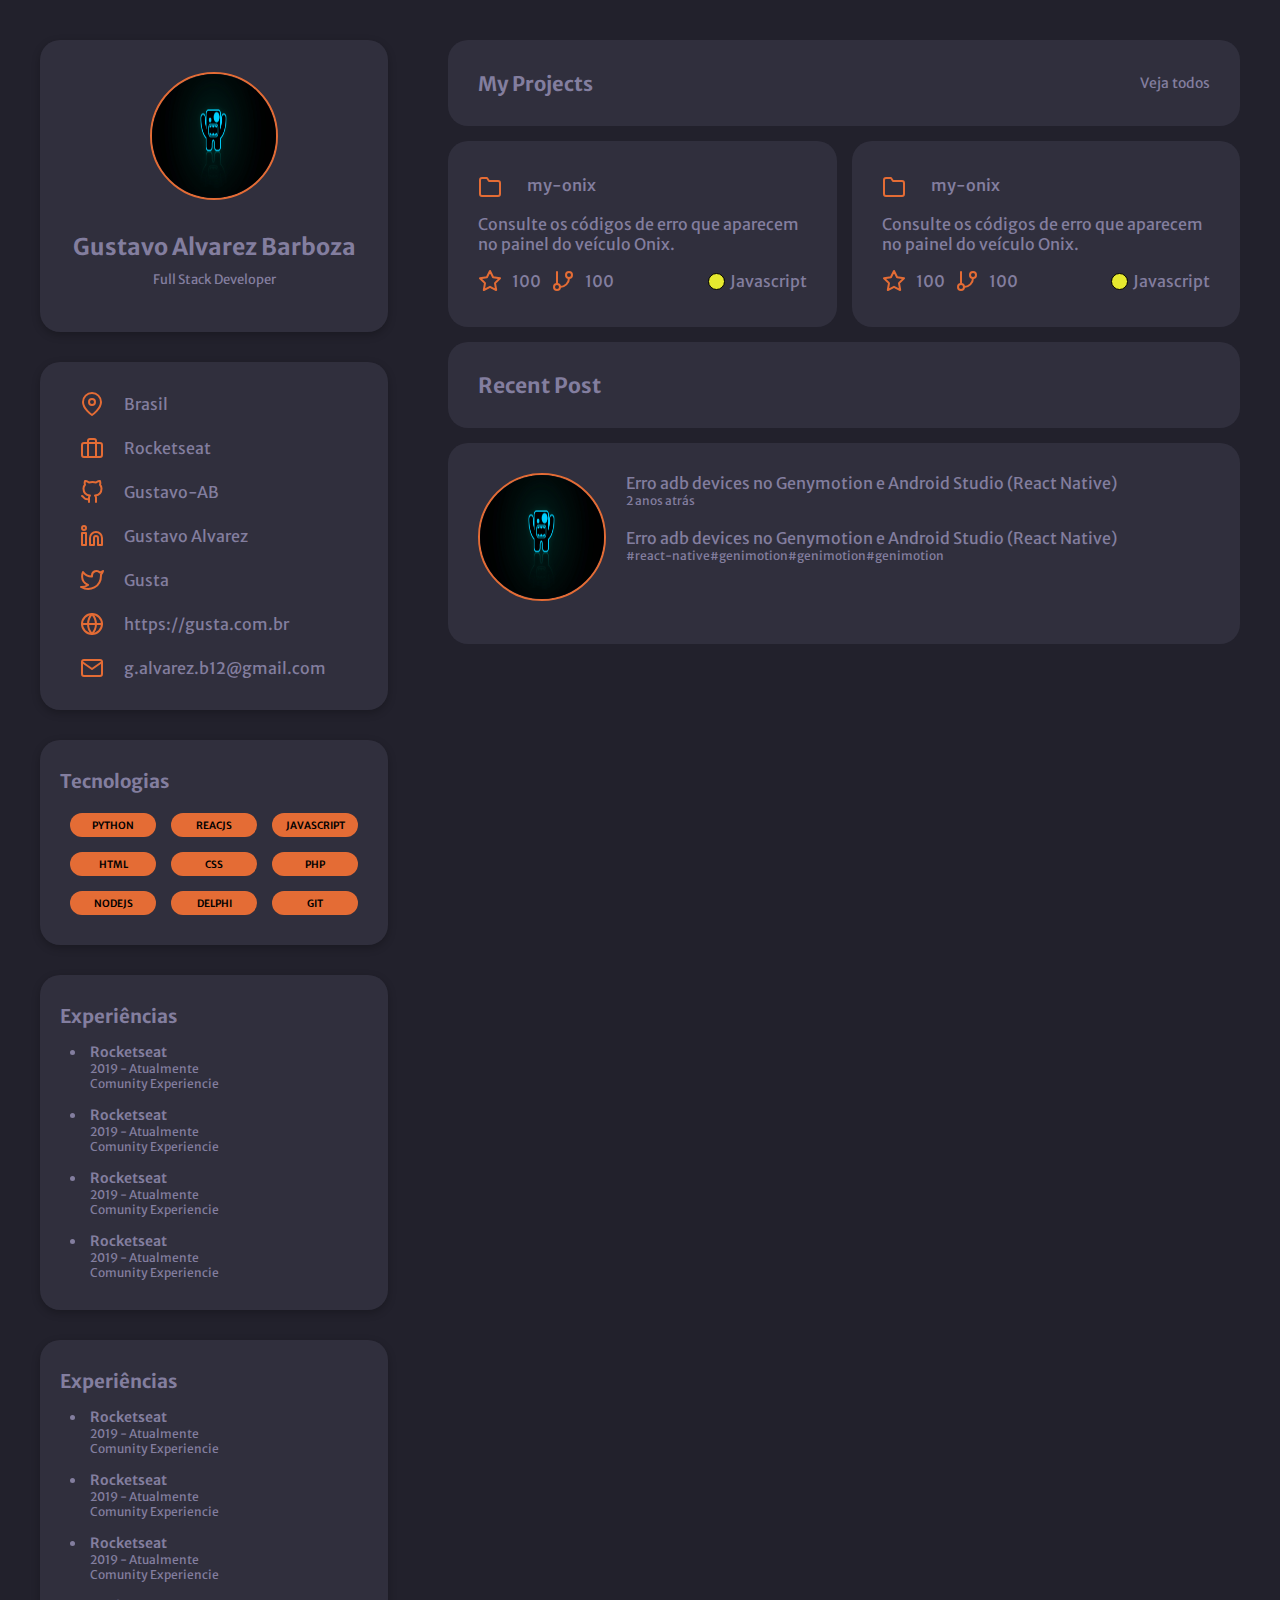
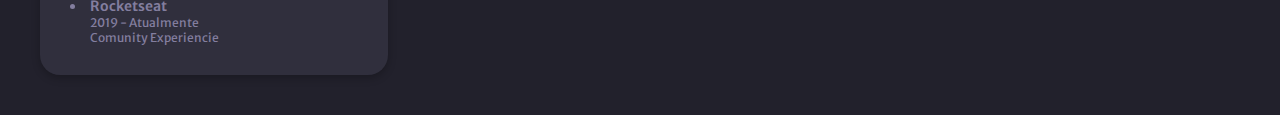
<file: DesafioPortfolio/index.html>
<!DOCTYPE html>
<html lang="en">
<head>
    <meta charset="UTF-8">
    <meta http-equiv="X-UA-Compatible" content="IE=edge">
    <meta name="viewport" content="width=device-width, initial-scale=1.0">

    <link rel="preconnect" href="https://fonts.googleapis.com">
    <link rel="preconnect" href="https://fonts.gstatic.com" crossorigin>
    <link href="https://fonts.googleapis.com/css2?family=Merriweather+Sans:wght@400;500;700&family=Work+Sans:ital,wght@0,400;0,500;1,600&display=swap" rel="stylesheet">

    <link rel="stylesheet" href="./style/style.css">

    <title>Desafio Portfolio</title>
</head>
<body>
    <section>
        <div class="container">
            <aside class="side-cards">
                <div id="profile" class="card">
                    <img src="./assets/monster-minimalist-dark-uo-1920x1080.jpg" alt="">

                    <h2>Gustavo Alvarez Barboza</h2>
                    <p>Full Stack Developer</p>
                </div>

                <div id="links" class="card">
                    <div class="link">
                        <img src="./assets/map-pin.svg" alt="">
                        <p>Brasil</p>
                    </div>
                    <div class="link">
                        <img src="./assets/briefcase.svg" alt="">
                        <p>Rocketseat</p>
                    </div>
                    <div class="link">
                        <img src="./assets/github.svg" alt="">
                        <p>Gustavo-AB</p>
                    </div>
                    <div class="link">
                        <img src="./assets/linkedin.svg" alt="">
                        <p>Gustavo Alvarez</p>
                    </div>
                    <div class="link">
                        <img src="./assets/twitter.svg" alt="">
                        <p>Gusta</p>
                    </div>
                    <div class="link">
                        <img src="./assets/globe.svg" alt="">
                        <p>https://gusta.com.br</p>
                    </div>
                    <div class="link">
                        <img src="./assets/mail.svg" alt="">
                        <p>g.alvarez.b12@gmail.com</p>
                    </div>
                </div>

                <div id="technologies" class="card">
                    <h3>Tecnologias</h3>
                    <div class="box-techs">
                        <div class="tech"><p>PYTHON</p></div>
                        <div class="tech"><p>REACJS</p></div>
                        <div class="tech"><p>JAVASCRIPT</p></div>
                        <div class="tech"><p>HTML</p></div>
                        <div class="tech"><p>CSS</p></div>
                        <div class="tech"><p>PHP</p></div>
                        <div class="tech"><p>NODEJS</p></div>
                        <div class="tech"><p>DELPHI</p></div>
                        <div class="tech"><p>GIT</p></div>
                    </div>
                </div>

                <div id="experiences" class="card">
                    <h3>Experiências</h3>
                    <div class="box-exps list-layout">
                        <div class="xp">
                            <ul>
                                <li class="list-title">Rocketseat</li>
                                <ul>
                                    <li>2019 - Atualmente</li>
                                    <li>Comunity Experiencie</li>
                                </ul>   
                            </ul>
                        </div>
                        <div class="xp">
                            <ul>
                                <li class="list-title">Rocketseat</li>
                                <ul>
                                    <li>2019 - Atualmente</li>
                                    <li>Comunity Experiencie</li>
                                </ul>   
                            </ul>
                        </div>
                        <div class="xp">
                            <ul>
                                <li class="list-title">Rocketseat</li>
                                <ul>
                                    <li>2019 - Atualmente</li>
                                    <li>Comunity Experiencie</li>
                                </ul>   
                            </ul>
                        </div>
                        <div class="xp">
                            <ul>
                                <li class="list-title">Rocketseat</li>
                                <ul>
                                    <li>2019 - Atualmente</li>
                                    <li>Comunity Experiencie</li>
                                </ul>   
                            </ul>
                        </div>
                    </div>
                </div>

                <div id="education" class="card">
                    <h3>Experiências</h3>
                    <div class="box-exps list-layout">
                        <div class="xp list-item-layout">
                            <ul>
                                <li class="list-title">Rocketseat</li>
                                <ul>
                                    <li>2019 - Atualmente</li>
                                    <li>Comunity Experiencie</li>
                                </ul>   
                            </ul>
                        </div>
                        <div class="xp">
                            <ul>
                                <li class="list-title">Rocketseat</li>
                                <ul>
                                    <li>2019 - Atualmente</li>
                                    <li>Comunity Experiencie</li>
                                </ul>   
                            </ul>
                        </div>
                        <div class="xp">
                            <ul>
                                <li class="list-title">Rocketseat</li>
                                <ul>
                                    <li>2019 - Atualmente</li>
                                    <li>Comunity Experiencie</li>
                                </ul>   
                            </ul>
                        </div>
                        <div class="xp">
                            <ul>
                                <li class="list-title">Rocketseat</li>
                                <ul>
                                    <li>2019 - Atualmente</li>
                                    <li>Comunity Experiencie</li>
                                </ul>   
                            </ul>
                        </div>
                    </div>
                </div>
            </aside>

            <main class="main-cards">

                <div id="my-projects" class="card card-df">
                    <h2>My Projects</h2>
                    <p>Veja todos</p>
                </div>

                <div class="project-card">
                    <div class="project-header">
                        <img src="./assets/folder.svg" alt="">
                        <span>my-onix</span>
                    </div>

                    <div class="project-content">
                        <p>Consulte os códigos de erro que aparecem no painel do veículo Onix.
                        </p>
                    </div>

                    <div class="project-footer">
                        <div class="propieties">
                            <img src="./assets/star.svg" alt=""><span>100</span>
                            <img src="./assets/git-branch.svg" alt=""><span>100</span>
                        </div>

                        <div class="tech">
                            <p>Javascript</p>
                        </div>
                    </div>
                </div>

                <div class="project-card">
                    <div class="project-header">
                        <img src="./assets/folder.svg" alt="">
                        <span>my-onix</span>
                    </div>

                    <div class="project-content">
                        <p>Consulte os códigos de erro que aparecem no painel do veículo Onix.
                        </p>
                    </div>

                    <div class="project-footer">
                        <div class="propieties">
                            <img src="./assets/star.svg" alt=""><span>100</span>
                            <img src="./assets/git-branch.svg" alt=""><span>100</span>
                        </div>

                        <div class="tech">
                            <p>Javascript</p>
                        </div>
                    </div>
                </div>

                <div class="card card-df">
                    <h2>Recent Post</h2>
                </div>

                <div class="card post" >
                    <img src="./assets/monster-minimalist-dark-uo-1920x1080.jpg" alt="">

                    <div class="content">
                        <div class="header">
                            <p>Erro adb devices no Genymotion e Android Studio (React Native)</p>
                            <p id="complement">2 anos atrás</p>
                        </div>
                        <div class="footer">
                            <p>Erro adb devices no Genymotion e Android Studio (React Native)</p>
                            <div>
                                <p class="techs">#react-native
                                </p>
                                <p class="techs">#genimotion
                                </p>
                                <p class="techs">#genimotion
                                </p>
                                <p class="techs">#genimotion
                                </p>
                            </div>
                          
                        </div>
                    </div>
                </div>
            </main>
        </div>
    </section>
</body>
</html>
</file>
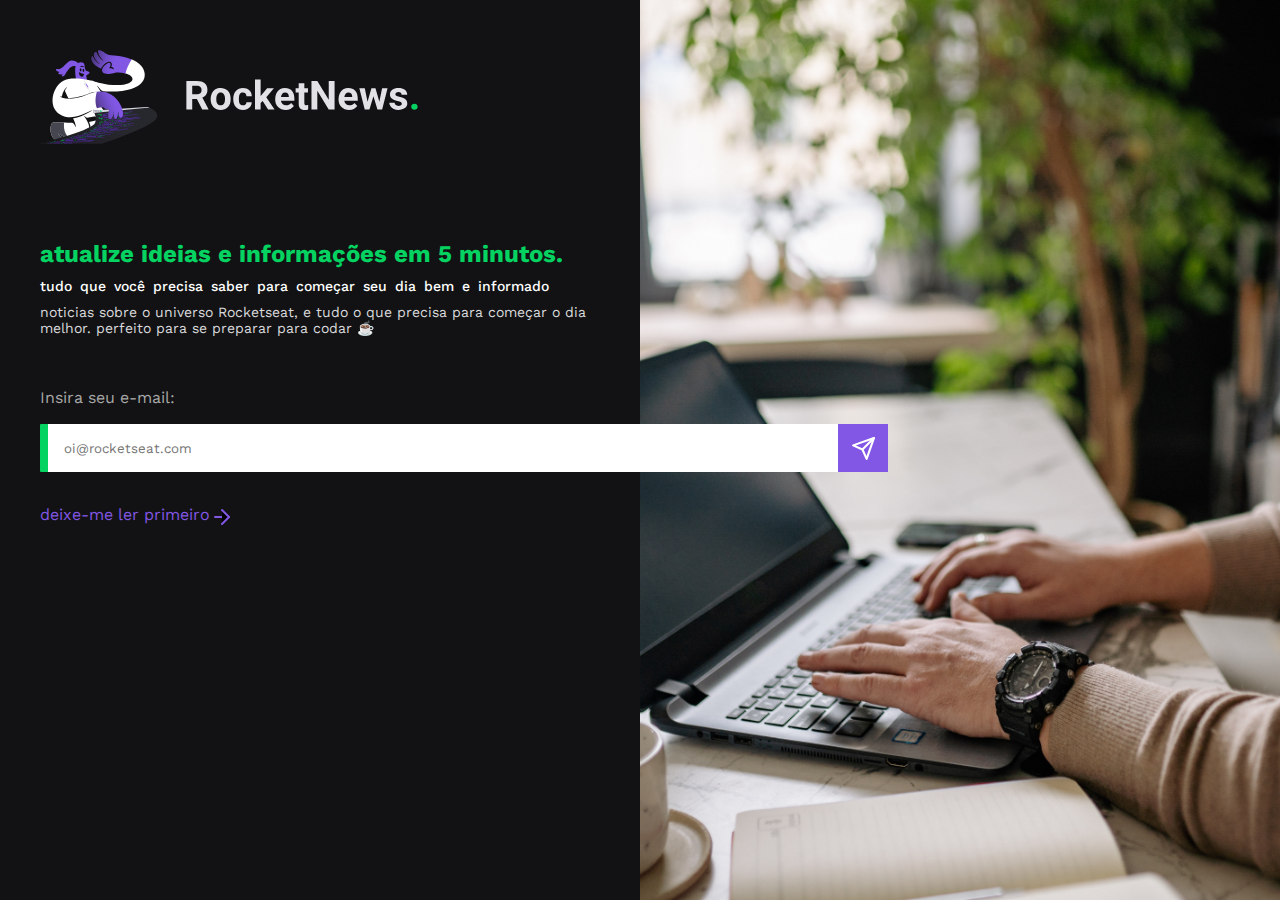
<file: DesafioRocketNews/index.html>
<!DOCTYPE html>
<html lang="pt-br">
<head>
    <meta charset="UTF-8">
    <meta http-equiv="X-UA-Compatible" content="IE=edge">
    <meta name="viewport" content="width=device-width, initial-scale=1.0">

    <link rel="preconnect" href="https://fonts.googleapis.com">
    <link rel="preconnect" href="https://fonts.gstatic.com" crossorigin>
    <link href="https://fonts.googleapis.com/css2?family=Work+Sans:ital,wght@0,400;0,500;1,600&display=swap" rel="stylesheet">
    <link rel="stylesheet" href="style/style.css">

    <title>Rocket News</title>
</head>
<body>
    <section class="section">
        <main class="container">
            <div class="content">
                <img src="./assets/logo.svg" alt="">

                <div class="text-info">
                    <h3>atualize ideias e informações em 5 minutos.</h3>
                    <p class="strong">tudo que você precisa saber para começar seu dia bem e informado</p>
                    
                    <p>noticias sobre o universo Rocketseat, e tudo o que precisa para começar o dia melhor.
                        perfeito para se preparar para codar ☕
                    </p>
                </div>

                <div class="form">
                    <label for="email">Insira seu e-mail:</label>
                    <div class="input">
                        <input type="text" placeholder="oi@rocketseat.com">
                    </div>
                </div>

                <p class="link">deixe-me ler primeiro</p>
            </div>

            <div class="side-background"></div>
        </main>
    </section>
</body>
</html>
</file>
<file: DesafioPortfolio/style/style.css>
* {
    margin: 0;
    padding: 0;
    box-sizing: border-box;
    font-family: 'Merriweather Sans', sans-serif;
}

:root {
    --body-bg-color: #22212C;
    --text-color: #837E9F;
    --bg-card: #302F3D;
    --bg-techs: #e46c35;
}

body {
    width: 100%;
    min-height: 100vh;
    background-color: var(--body-bg-color);
}

section {
    width: 100%;
    min-height: 100vh;
    display: flex;
    flex-wrap: wrap;
}

.container {
    margin: 2.5rem;
    width: 100%;
    display: flex;
    gap:  1.875rem 3.75rem;
}

.side-cards {
    width: 21.75rem;
    min-height: 100vh;
    display: flex;
    flex-wrap: nowrap;
    flex-direction: column;
    gap: 1.875rem 0;
}

.side-cards .card{
    width: 348px; 
    height: auto;
    border-radius: 20px;
    background-color: var(--bg-card);
    display: flex;
    flex-wrap: wrap;
    box-shadow: rgba(0, 0, 0, 0.24) 0px 3px 8px;
}

.side-cards #profile {
    width: 348px;
    height: 292px;
    display: flex;
    flex-direction: column;
    align-items: center;
    border-radius: 20px;
    background-color: var(--bg-card);
}

#profile img {
    width: 128px;
    height: 128px;
    margin:  32px auto;
    border-radius: 50%;
    border: 2px solid #e46c35;
} #profile h2 { font-size: 23px; margin-bottom: 10px;} #profile p {font-size: 13px;}

#profile h2, p{
    display: inline-block;
    color: var(--text-color);
}

.side-cards #links{
    height: auto;
    display: flex;
    flex-direction: column;
    flex-wrap: nowrap;
    gap: 20px 0;
    padding: 30px 40px;
}

#links .link{
    display: flex;
    align-items: center;
    gap: 0 20px;
}

.side-cards #technologies {
    height: auto;
    display: flex;
    flex-wrap: wrap;
    padding: 30px 20px;
}

#technologies h3 {
    color: var(--text-color);
    display: block;
}

#technologies .box-techs {
    display: flex;
    flex-wrap: wrap;
    margin-top: 20px;
    padding: 0 10px;
    gap: 15px;
}

#technologies .box-techs .tech {
    width: 86px;
    height: 24px;
    border-radius: 30px;
    background-color: var(--bg-techs);
    text-align: center;
}

.box-techs .tech  p{
    font-size: 10px;
    color: #000000;
    font-weight: 600;
}

.side-cards #experiences {
    display: flex;
    flex-direction: column;
    padding: 30px 20px;
}

.side-cards div .list-layout {
    margin-top: 15px;
    display: flex;
    flex-direction: column;
    padding: 0 10px;
    gap: 15px 0;  
}

#experiences h3 {
    color: var(--text-color);
    display: block;
}

.box-exps .xp ul{
    list-style-type: none;
    list-style-position: inside;
}

.box-exps .xp ul .list-title{
    list-style-type: disc;
    list-style-position: inside;
    font-size: 14px;
    font-weight: 600;
    color: var(--text-color);
}

.box-exps .xp ul ul{
    margin-left: 20px;
    list-style-position: inside;
    list-style-type: none;
}

.box-exps .xp ul ul li {
    font-size: 12px;
    color: var(--text-color);
}

.side-cards #education {
    display: flex;
    flex-direction: column;
    padding: 30px 20px;
}

#education h3 {
    color: var(--text-color);
    display: block;
}

/* =====================MAIN-CARDS===================== */

.main-cards {
    width: 100%;
    height: 100vh;
    display: grid;
    grid-gap: 15px;
    grid-template-columns: 1fr 1fr;
    grid-template-rows: 86px 186px 86px 201px;
}

.main-cards .card {
    width: 100%;
    height: auto;
    grid-column-start: 1;
    grid-column-end: 3;
    border-radius: 20px;
    background-color: var(--bg-card);
}

.main-cards #my-projects, .card-df {
    height: 86px;
    display: flex;
    justify-content: space-between;
    align-items: center;
    padding: 30px;
} #my-projects h2,.card-df {color: var(--text-color); font-size: 20px;} #my-projects p, .card-df{font-size: 14px;}

.project-card {
    display: flex;
    flex-direction: column;
    justify-content: center;
    width: 100%;
    height: 186px;
    gap: 15px;
    margin-bottom: 20px;
    border-radius: 20px;
    background-color: var(--bg-card);
    padding: 30px;
}

.project-card .project-header {
    display: flex;
    gap: 0 25px;
    font-weight: 500;
    color: var(--text-color);
}

.project-card .project-footer {
    display: flex;
    justify-content: space-between;
    align-items: center;
}

.project-card .project-footer .propieties{
    width: auto;
    display: flex;
    align-items: center;
    gap: 0 10px;
    color: var(--text-color);
}


.project-card .project-footer .tech {
    width: auto;
    display: flex;
    align-items: center;
}

.project-card .project-footer .tech::before{
    content: '';
    margin-right: 5px;
    position: relative;
    display: inline;
    width: 15px;
    height: 15px;
    border: 1px solid #000000;
    border-radius: 50%;
    background-color: #e6e92f;
}

.main-cards .post {
    display: flex;
    padding: 30px;
}

.main-cards .post .content {
    display: flex;
    flex-direction: column;
    gap: 20px 0;
    margin-left: 20px;
}

.main-cards .post img {
    width: 128px;
    height: 128px;
    border: 2px solid #e46c35;
    border-radius: 50%;
}

.post .header {
    display: flex;
    flex-direction: column;
    height: 1005;
}

.post .header p#complement {
    font-size: 12px;
}

.post .footer {
    display: flex;
    height: 1005;
    display: flex;
    flex-direction: column;
}

.post .footer div {
    display: flex;
}

.post .footer .techs {
    display: inline;
    font-size: 12px;
}
</file>
<file: DesafioRocketNews/style/style.css>
* {
    margin: 0;
    padding: 0;
    box-sizing: border-box;
    font-family: 'Work Sans', sans-serif;
    text-decoration: none;
}

:root {
    --body-bg-color:  #121214;
    --text-color: #dadadd;
    --title-color: #04D361;
    --form-color: #A8A8A8;
    --bg-button-color: #A8A8A8;
}

body {
    width: 100%;
    min-height: 100vh;
    background-color: var(--body-bg-color);
}

.section {
    width: 100%;
    min-height: 100vh;
}

main {
    width: 100%;
    min-height: 100vh;
    display: flex;
    flex-wrap: wrap; 
}

main .content {
    width: 50%;
    height: 100vh;
    padding-left: 2.5rem;
}

.content img {
    margin-top: 3.125rem;
    width: 389px;
    height: 5.875rem;
}

.content .text-info {
    margin-top: 5.75rem;
    display: flex;
    flex-direction: column;
    gap: 10px 0;
}

.content .text-info h3{
    color: var(--title-color);
    font-size: 1.5rem;
}

.content .text-info  p.strong{
    word-spacing: 3px;
    color: #FFFFFF;
    font-weight: 500;
}

.content .text-info > p{
    color: var(--text-color);
    font-size: 0.875rem;
    font-weight: normal;
}

.content .form {
    margin-top: 3.25rem;
    display: flex;
    flex-direction: column;
}

.form label {
    color: var(--form-color);
}

div .input {
    position: relative;
    width: 798px;
    height: 48px;
    border: none;
    border-radius: 1px;
    top: 17px;
    background-color: #FFFFFF;
    border-left: 8px solid #04D361;
}

div .input::after {
    content: '';
    background-image:  url('../assets/send.svg');
    background-position: center;
    background-repeat: no-repeat;
    background-size: 50%;
    color: #FFFFFF;
    height: 48px;
    width: 50px;
    position: absolute;
    background-color: #8257E5;
}

.form input {
    position: relative;
    width: 100%;
    height: 100%;
    border: none;
    padding-left: 1rem;
}

main .link {
    margin-top: 3.125rem;
    color: #8257E5;
}

main .link::after {
    content: url('../assets/arrow-right.svg');
    position: absolute;
}


main .side-background {
    background-image: url('../assets/read_news.jpg');
    background-position: -300px top;
    background-repeat: no-repeat;
    background-size: cover;
    width: 50%;
    height: 100vh;
}
</file>
